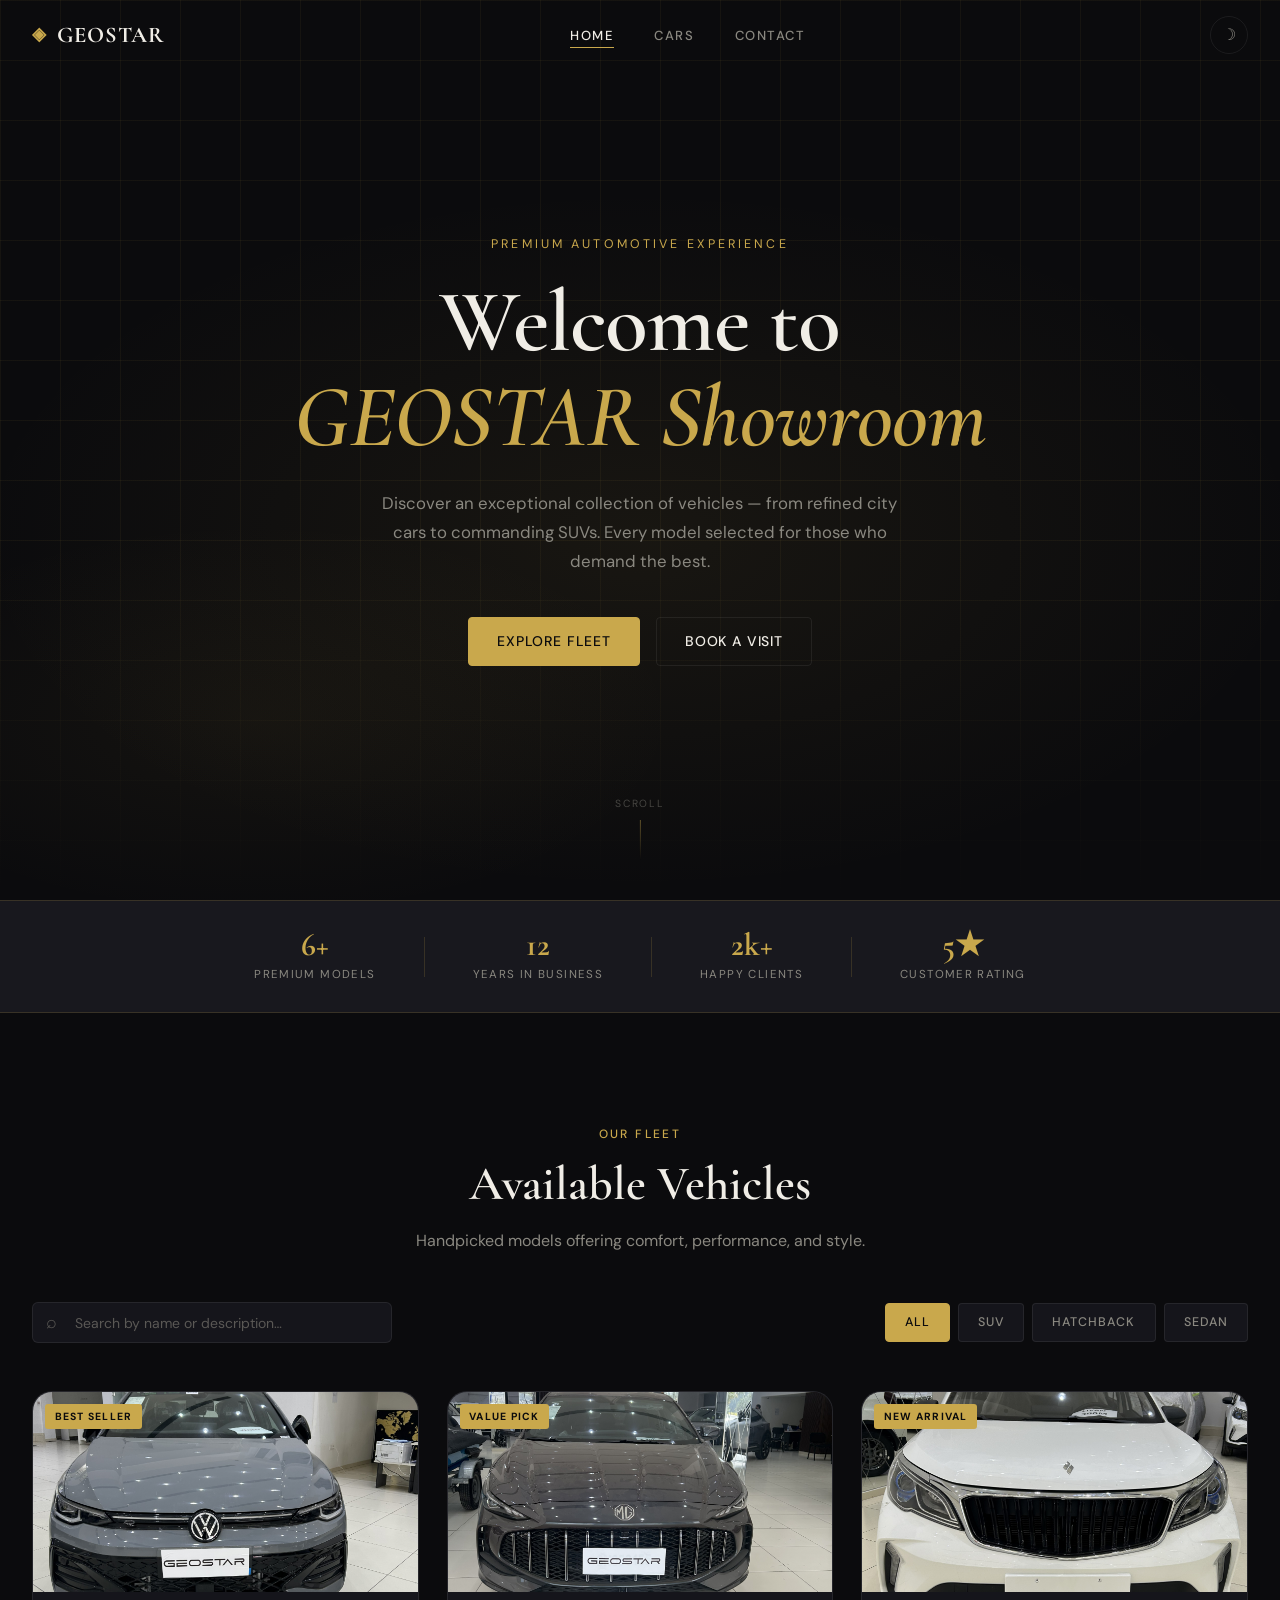
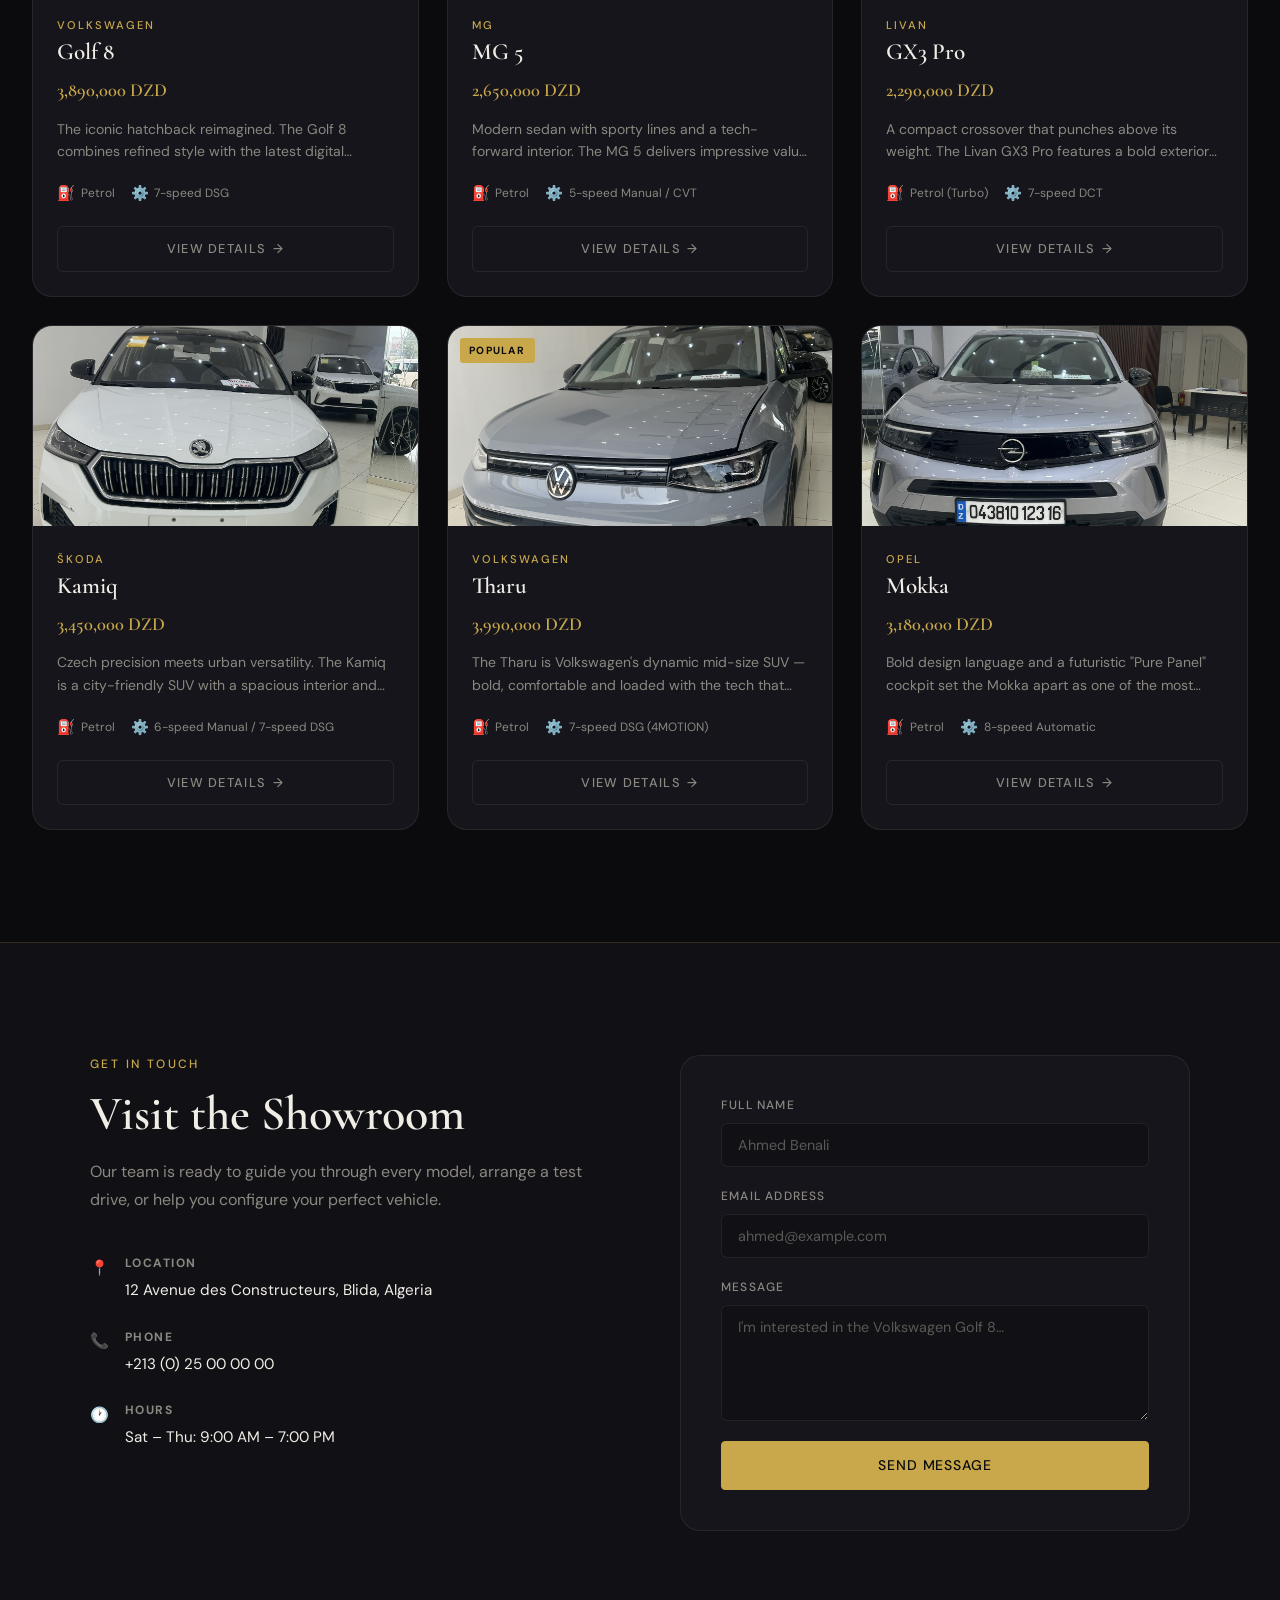
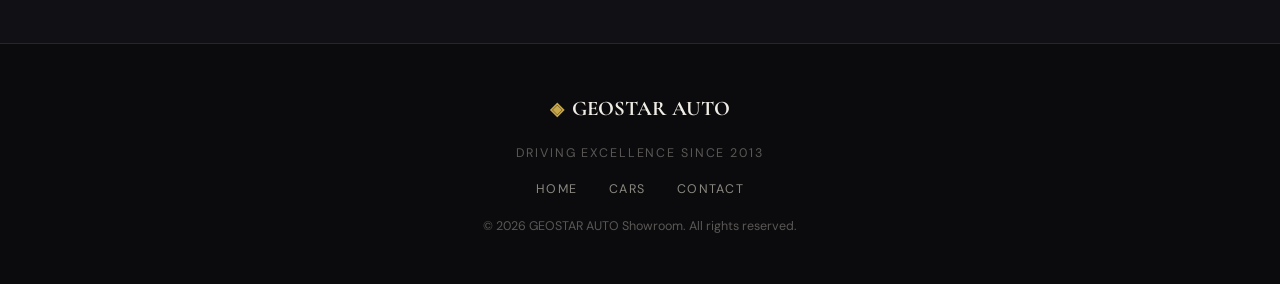
<file: showroom/index.html>
<!DOCTYPE html>
<html lang="en" data-theme="dark">
<head>
  <meta charset="UTF-8" />
  <meta name="viewport" content="width=device-width, initial-scale=1.0" />
  <title>AutoElite — Premium Car Showroom</title>
  <link rel="stylesheet" href="style.css" />
  <link rel="preconnect" href="https://fonts.googleapis.com" />
  <link href="https://fonts.googleapis.com/css2?family=Cormorant+Garamond:wght@300;400;600;700&family=DM+Sans:wght@300;400;500&display=swap" rel="stylesheet" />
</head>
<body>

  <!-- ===== NAVBAR ===== -->
  <nav class="navbar" id="navbar">
    <div class="nav-inner">
      <a href="#home" class="nav-logo">
        <span class="logo-icon">◈</span>
        <span>GEOSTAR </span>
      </a>
      <ul class="nav-links" id="navLinks">
        <li><a href="#home" class="nav-link active">Home</a></li>
        <li><a href="#cars" class="nav-link">Cars</a></li>
        <li><a href="#contact" class="nav-link">Contact</a></li>
      </ul>
      <div class="nav-actions">
        <button class="theme-toggle" id="themeToggle" aria-label="Toggle theme">
          <span class="theme-icon">☽</span>
        </button>
        <button class="nav-hamburger" id="hamburger" aria-label="Menu">
          <span></span><span></span><span></span>
        </button>
      </div>
    </div>
  </nav>

  <!-- ===== HERO ===== -->
  <section class="hero" id="home">
    <div class="hero-bg">
      <div class="hero-grid-overlay"></div>
      <div class="hero-gradient"></div>
    </div>
    <div class="hero-content">
      <p class="hero-eyebrow fade-up">Premium Automotive Experience</p>
      <h1 class="hero-title fade-up delay-1">
        Welcome to <br /><em> GEOSTAR Showroom</em>
      </h1>
      <p class="hero-sub fade-up delay-2">
        Discover an exceptional collection of vehicles — from refined city cars
        to commanding SUVs. Every model selected for those who demand the best.
      </p>
      <div class="hero-cta fade-up delay-3">
        <a href="#cars" class="btn btn-primary">Explore Fleet</a>
        <a href="#contact" class="btn btn-ghost">Book a Visit</a>
      </div>
    </div>
    <div class="hero-scroll-hint">
      <span>Scroll</span>
      <div class="scroll-line"></div>
    </div>
  </section>

  <!-- ===== STATS BAR ===== -->
  <div class="stats-bar">
    <div class="stat-item">
      <span class="stat-num">6+</span>
      <span class="stat-label">Premium Models</span>
    </div>
    <div class="stat-divider"></div>
    <div class="stat-item">
      <span class="stat-num">12</span>
      <span class="stat-label">Years in Business</span>
    </div>
    <div class="stat-divider"></div>
    <div class="stat-item">
      <span class="stat-num">2k+</span>
      <span class="stat-label">Happy Clients</span>
    </div>
    <div class="stat-divider"></div>
    <div class="stat-item">
      <span class="stat-num">5★</span>
      <span class="stat-label">Customer Rating</span>
    </div>
  </div>

  <!-- ===== CARS SECTION ===== -->
  <section class="cars-section" id="cars">
    <div class="section-header">
      <p class="section-eyebrow">Our Fleet</p>
      <h2 class="section-title">Available Vehicles</h2>
      <p class="section-desc">Handpicked models offering comfort, performance, and style.</p>
    </div>

    <!-- Filter / Search Bar -->
    <div class="filter-bar">
      <div class="search-wrap">
        <span class="search-icon">⌕</span>
        <input type="text" id="searchInput" placeholder="Search by name or description…" />
      </div>
      <div class="filter-buttons">
        <button class="filter-btn active" data-filter="all">All</button>
        <button class="filter-btn" data-filter="suv">SUV</button>
        <button class="filter-btn" data-filter="hatchback">Hatchback</button>
        <button class="filter-btn" data-filter="sedan">Sedan</button>
      </div>
    </div>

    <!-- Car Grid -->
    <div class="cars-grid" id="carsGrid">
      <!-- Cards injected by JS -->
    </div>
    <p class="no-results" id="noResults" hidden>No cars match your search.</p>
  </section>

  <!-- ===== CONTACT SECTION ===== -->
  <section class="contact-section" id="contact">
    <div class="contact-inner">
      <div class="contact-info">
        <p class="section-eyebrow">Get in Touch</p>
        <h2 class="section-title">Visit the Showroom</h2>
        <p class="contact-desc">
          Our team is ready to guide you through every model, arrange a test drive,
          or help you configure your perfect vehicle.
        </p>
        <ul class="contact-details">
          <li>
            <span class="detail-icon">📍</span>
            <div>
              <strong>Location</strong>
              <span>12 Avenue des Constructeurs, Blida, Algeria</span>
            </div>
          </li>
          <li>
            <span class="detail-icon">📞</span>
            <div>
              <strong>Phone</strong>
              <span>+213 (0) 25 00 00 00</span>
            </div>
          </li>
          <li>
            <span class="detail-icon">🕐</span>
            <div>
              <strong>Hours</strong>
              <span>Sat – Thu: 9:00 AM – 7:00 PM</span>
            </div>
          </li>
        </ul>
      </div>

      <form class="contact-form" id="contactForm" novalidate>
        <div class="form-group">
          <label for="fname">Full Name</label>
          <input type="text" id="fname" placeholder="Ahmed Benali" required />
        </div>
        <div class="form-group">
          <label for="femail">Email Address</label>
          <input type="email" id="femail" placeholder="ahmed@example.com" required />
        </div>
        <div class="form-group">
          <label for="fmessage">Message</label>
          <textarea id="fmessage" rows="5" placeholder="I'm interested in the Volkswagen Golf 8…" required></textarea>
        </div>
        <button type="submit" class="btn btn-primary full-width">Send Message</button>
        <p class="form-success" id="formSuccess" hidden>✓ Message sent! We'll be in touch shortly.</p>
      </form>
    </div>
  </section>

  <!-- ===== FOOTER ===== -->
  <footer class="site-footer">
    <div class="footer-inner">
      <div class="footer-brand">
        <span class="logo-icon">◈</span>
        <span class="footer-name">GEOSTAR AUTO</span>
      </div>
      <p class="footer-tagline">Driving Excellence Since 2013</p>
      <div class="footer-links">
        <a href="#home">Home</a>
        <a href="#cars">Cars</a>
        <a href="#contact">Contact</a>
      </div>
      <p class="footer-copy">© 2026 GEOSTAR AUTO Showroom. All rights reserved.</p>
    </div>
  </footer>

  <!-- ===== CAR DETAILS MODAL ===== -->
  <div class="modal-overlay" id="modalOverlay" role="dialog" aria-modal="true" aria-hidden="true">
    <div class="modal-box">
      <button class="modal-close" id="modalClose" aria-label="Close">✕</button>
      <div class="modal-content" id="modalContent">
        <!-- Injected by JS -->
      </div>
    </div>
  </div>

  <script src="script.js"></script>
</body>
</html>
</file>
<file: showroom/style.css>
/* ============================================================
   AutoElite Car Showroom — style.css
   Theme: Luxury Dark Automotive
   Fonts: Cormorant Garamond (display) + DM Sans (body)
   ============================================================ */

/* ── CSS Variables ───────────────────────────────────────── */
:root {
  --gold:       #c9a84c;
  --gold-light: #e8c97a;
  --gold-dim:   #8a6f2e;
  --bg:         #0b0b0d;
  --bg-2:       #111115;
  --bg-3:       #18181e;
  --bg-card:    #15151b;
  --border:     rgba(201,168,76,.18);
  --border-2:   rgba(255,255,255,.07);
  --text:       #f0ede6;
  --text-muted: #8a8880;
  --text-dim:   #5a5855;
  --radius:     12px;
  --radius-lg:  20px;
  --shadow:     0 4px 32px rgba(0,0,0,.55);
  --shadow-gold:0 0 32px rgba(201,168,76,.12);
  --trans:      .3s cubic-bezier(.4,0,.2,1);
}

[data-theme="light"] {
  --bg:         #f5f3ef;
  --bg-2:       #ece9e2;
  --bg-3:       #e0ddd5;
  --bg-card:    #ffffff;
  --border:     rgba(100,80,30,.18);
  --border-2:   rgba(0,0,0,.07);
  --text:       #1a1814;
  --text-muted: #6b6760;
  --text-dim:   #9a9790;
  --shadow:     0 4px 32px rgba(0,0,0,.12);
}

/* ── Reset & Base ────────────────────────────────────────── */
*, *::before, *::after { box-sizing: border-box; margin: 0; padding: 0; }

html { scroll-behavior: smooth; font-size: 16px; }

body {
  font-family: 'DM Sans', sans-serif;
  background: var(--bg);
  color: var(--text);
  line-height: 1.65;
  overflow-x: hidden;
  transition: background var(--trans), color var(--trans);
}

a { color: inherit; text-decoration: none; }
img { display: block; max-width: 100%; }
button { cursor: pointer; border: none; background: none; font: inherit; }

/* ── Typography ──────────────────────────────────────────── */
.section-eyebrow {
  font-family: 'DM Sans', sans-serif;
  font-size: .75rem;
  font-weight: 500;
  letter-spacing: .2em;
  text-transform: uppercase;
  color: var(--gold);
  margin-bottom: .75rem;
}

.section-title {
  font-family: 'Cormorant Garamond', serif;
  font-size: clamp(2rem, 4vw, 3rem);
  font-weight: 600;
  line-height: 1.15;
  color: var(--text);
  margin-bottom: 1rem;
}

.section-desc {
  color: var(--text-muted);
  font-size: 1rem;
  max-width: 520px;
}

/* ── Buttons ─────────────────────────────────────────────── */
.btn {
  display: inline-flex;
  align-items: center;
  gap: .5rem;
  padding: .75rem 1.75rem;
  border-radius: 4px;
  font-family: 'DM Sans', sans-serif;
  font-size: .875rem;
  font-weight: 500;
  letter-spacing: .06em;
  text-transform: uppercase;
  transition: all var(--trans);
}

.btn-primary {
  background: var(--gold);
  color: #0b0b0d;
  border: 1px solid var(--gold);
}
.btn-primary:hover {
  background: var(--gold-light);
  border-color: var(--gold-light);
  transform: translateY(-2px);
  box-shadow: 0 8px 24px rgba(201,168,76,.35);
}

.btn-ghost {
  background: transparent;
  color: var(--text);
  border: 1px solid var(--border-2);
}
.btn-ghost:hover {
  border-color: var(--gold);
  color: var(--gold);
  transform: translateY(-2px);
}

.full-width { width: 100%; justify-content: center; }

/* ── Scroll Animations ───────────────────────────────────── */
.fade-up {
  opacity: 0;
  transform: translateY(28px);
  animation: fadeUp .8s forwards;
}
.delay-1 { animation-delay: .15s; }
.delay-2 { animation-delay: .3s; }
.delay-3 { animation-delay: .45s; }

@keyframes fadeUp {
  to { opacity: 1; transform: translateY(0); }
}

.reveal {
  opacity: 0;
  transform: translateY(36px);
  transition: opacity .7s var(--trans), transform .7s var(--trans);
}
.reveal.visible {
  opacity: 1;
  transform: translateY(0);
}

/* ── Navbar ──────────────────────────────────────────────── */
.navbar {
  position: fixed;
  top: 0; left: 0; right: 0;
  z-index: 100;
  padding: 0 2rem;
  transition: background var(--trans), box-shadow var(--trans), padding var(--trans);
}

.navbar.scrolled {
  background: rgba(11,11,13,.88);
  backdrop-filter: blur(18px);
  -webkit-backdrop-filter: blur(18px);
  box-shadow: 0 1px 0 var(--border);
  padding: 0 2rem;
}

[data-theme="light"] .navbar.scrolled {
  background: rgba(245,243,239,.88);
}

.nav-inner {
  display: flex;
  align-items: center;
  justify-content: space-between;
  max-width: 1260px;
  margin: 0 auto;
  height: 70px;
}

.nav-logo {
  display: flex;
  align-items: center;
  gap: .6rem;
  font-family: 'Cormorant Garamond', serif;
  font-size: 1.4rem;
  font-weight: 700;
  color: var(--text);
  letter-spacing: .05em;
}

.logo-icon {
  color: var(--gold);
  font-size: 1.1rem;
}

.nav-links {
  display: flex;
  gap: 2.5rem;
  list-style: none;
}

.nav-link {
  font-size: .82rem;
  font-weight: 500;
  letter-spacing: .12em;
  text-transform: uppercase;
  color: var(--text-muted);
  position: relative;
  padding-bottom: 2px;
  transition: color var(--trans);
}
.nav-link::after {
  content: '';
  position: absolute;
  bottom: -2px; left: 0;
  width: 0; height: 1px;
  background: var(--gold);
  transition: width var(--trans);
}
.nav-link:hover, .nav-link.active { color: var(--text); }
.nav-link:hover::after, .nav-link.active::after { width: 100%; }

.nav-actions {
  display: flex;
  align-items: center;
  gap: .75rem;
}

.theme-toggle {
  width: 38px; height: 38px;
  border-radius: 50%;
  border: 1px solid var(--border-2);
  display: flex; align-items: center; justify-content: center;
  font-size: 1rem;
  color: var(--text-muted);
  transition: all var(--trans);
}
.theme-toggle:hover {
  border-color: var(--gold);
  color: var(--gold);
}

.nav-hamburger {
  display: none;
  flex-direction: column;
  gap: 5px;
  padding: 4px;
}
.nav-hamburger span {
  display: block;
  width: 22px; height: 2px;
  background: var(--text);
  border-radius: 2px;
  transition: all var(--trans);
}
.nav-hamburger.open span:nth-child(1) { transform: translateY(7px) rotate(45deg); }
.nav-hamburger.open span:nth-child(2) { opacity: 0; }
.nav-hamburger.open span:nth-child(3) { transform: translateY(-7px) rotate(-45deg); }

/* ── Hero ────────────────────────────────────────────────── */
.hero {
  position: relative;
  min-height: 100vh;
  display: flex;
  align-items: center;
  justify-content: center;
  overflow: hidden;
  padding: 0 2rem;
}

.hero-bg {
  position: absolute;
  inset: 0;
  z-index: 0;
}

/* Animated grid */
.hero-grid-overlay {
  position: absolute;
  inset: 0;
  background-image:
    linear-gradient(var(--border) 1px, transparent 1px),
    linear-gradient(90deg, var(--border) 1px, transparent 1px);
  background-size: 60px 60px;
  opacity: .35;
  animation: gridShift 20s linear infinite;
}
@keyframes gridShift {
  0%   { background-position: 0 0; }
  100% { background-position: 60px 60px; }
}

.hero-gradient {
  position: absolute;
  inset: 0;
  background:
    radial-gradient(ellipse 80% 60% at 50% 60%, rgba(201,168,76,.07) 0%, transparent 65%),
    radial-gradient(ellipse 60% 40% at 20% 80%, rgba(201,168,76,.05) 0%, transparent 55%),
    linear-gradient(180deg, transparent 60%, var(--bg) 100%);
}

[data-theme="light"] .hero-gradient {
  background:
    radial-gradient(ellipse 80% 60% at 50% 60%, rgba(201,168,76,.1) 0%, transparent 65%),
    linear-gradient(180deg, transparent 60%, var(--bg) 100%);
}

.hero-content {
  position: relative;
  z-index: 1;
  text-align: center;
  max-width: 760px;
}

.hero-eyebrow {
  font-family: 'DM Sans', sans-serif;
  font-size: .78rem;
  letter-spacing: .25em;
  text-transform: uppercase;
  color: var(--gold);
  margin-bottom: 1.25rem;
}

.hero-title {
  font-family: 'Cormorant Garamond', serif;
  font-size: clamp(3rem, 7.5vw, 5.5rem);
  font-weight: 600;
  line-height: 1.08;
  margin-bottom: 1.5rem;
  letter-spacing: -.01em;
}
.hero-title em {
  font-style: italic;
  color: var(--gold);
}

.hero-sub {
  color: var(--text-muted);
  font-size: 1.05rem;
  line-height: 1.75;
  max-width: 540px;
  margin: 0 auto 2.5rem;
}

.hero-cta {
  display: flex;
  gap: 1rem;
  justify-content: center;
  flex-wrap: wrap;
}

.hero-scroll-hint {
  position: absolute;
  bottom: 2.5rem;
  left: 50%;
  transform: translateX(-50%);
  display: flex;
  flex-direction: column;
  align-items: center;
  gap: .5rem;
  z-index: 1;
  opacity: .45;
}
.hero-scroll-hint span {
  font-size: .65rem;
  letter-spacing: .18em;
  text-transform: uppercase;
  color: var(--text-muted);
}
.scroll-line {
  width: 1px;
  height: 40px;
  background: linear-gradient(to bottom, var(--gold), transparent);
  animation: scrollPulse 2s ease-in-out infinite;
}
@keyframes scrollPulse {
  0%, 100% { opacity: .4; transform: scaleY(1); }
  50%       { opacity: 1;  transform: scaleY(1.2); }
}

/* ── Stats Bar ───────────────────────────────────────────── */
.stats-bar {
  background: var(--bg-3);
  border-top: 1px solid var(--border);
  border-bottom: 1px solid var(--border);
  display: flex;
  justify-content: center;
  align-items: center;
  gap: 0;
  padding: 1.75rem 2rem;
  flex-wrap: wrap;
}

.stat-item {
  display: flex;
  flex-direction: column;
  align-items: center;
  gap: .25rem;
  padding: 0 3rem;
}

.stat-num {
  font-family: 'Cormorant Garamond', serif;
  font-size: 2rem;
  font-weight: 700;
  color: var(--gold);
  line-height: 1;
}

.stat-label {
  font-size: .72rem;
  letter-spacing: .12em;
  text-transform: uppercase;
  color: var(--text-muted);
}

.stat-divider {
  width: 1px;
  height: 40px;
  background: var(--border);
}

/* ── Cars Section ────────────────────────────────────────── */
.cars-section {
  padding: 7rem 2rem;
  max-width: 1300px;
  margin: 0 auto;
}

.section-header {
  text-align: center;
  margin-bottom: 3rem;
}
.section-header .section-desc { margin: 0 auto; }

/* Filter Bar */
.filter-bar {
  display: flex;
  align-items: center;
  justify-content: space-between;
  gap: 1.25rem;
  margin-bottom: 3rem;
  flex-wrap: wrap;
}

.search-wrap {
  position: relative;
  flex: 1;
  min-width: 200px;
  max-width: 360px;
}

.search-icon {
  position: absolute;
  left: 14px;
  top: 50%;
  transform: translateY(-50%);
  font-size: 1.1rem;
  color: var(--text-dim);
  pointer-events: none;
}

.search-wrap input {
  width: 100%;
  background: var(--bg-card);
  border: 1px solid var(--border-2);
  border-radius: 6px;
  padding: .65rem 1rem .65rem 2.6rem;
  color: var(--text);
  font-family: 'DM Sans', sans-serif;
  font-size: .875rem;
  outline: none;
  transition: border-color var(--trans);
}
.search-wrap input::placeholder { color: var(--text-dim); }
.search-wrap input:focus { border-color: var(--gold-dim); }

.filter-buttons {
  display: flex;
  gap: .5rem;
  flex-wrap: wrap;
}

.filter-btn {
  padding: .5rem 1.2rem;
  border-radius: 4px;
  border: 1px solid var(--border-2);
  font-family: 'DM Sans', sans-serif;
  font-size: .78rem;
  font-weight: 500;
  letter-spacing: .08em;
  text-transform: uppercase;
  color: var(--text-muted);
  background: var(--bg-card);
  transition: all var(--trans);
}
.filter-btn:hover, .filter-btn.active {
  background: var(--gold);
  border-color: var(--gold);
  color: #0b0b0d;
}

/* Cars Grid */
.cars-grid {
  display: grid;
  grid-template-columns: repeat(auto-fill, minmax(300px, 1fr));
  gap: 1.75rem;
}

/* Car Card */
.car-card {
  background: var(--bg-card);
  border: 1px solid var(--border-2);
  border-radius: var(--radius-lg);
  overflow: hidden;
  transition: transform var(--trans), box-shadow var(--trans), border-color var(--trans);
  cursor: pointer;
}

.car-card:hover {
  transform: translateY(-6px);
  box-shadow: var(--shadow), var(--shadow-gold);
  border-color: var(--border);
}

.car-image-wrap {
  position: relative;
  height: 200px;
  overflow: hidden;
  background: var(--bg-3);
}

.car-image-wrap img {
  width: 100%; height: 100%;
  object-fit: cover;
  transition: transform .6s cubic-bezier(.4,0,.2,1);
}

.car-card:hover .car-image-wrap img {
  transform: scale(1.06);
}

.car-badge {
  position: absolute;
  top: 12px; left: 12px;
  background: var(--gold);
  color: #0b0b0d;
  font-size: .65rem;
  font-weight: 700;
  letter-spacing: .12em;
  text-transform: uppercase;
  padding: .25rem .6rem;
  border-radius: 3px;
}

.car-body {
  padding: 1.5rem;
}

.car-brand {
  font-size: .7rem;
  font-weight: 500;
  letter-spacing: .18em;
  text-transform: uppercase;
  color: var(--gold);
  margin-bottom: .3rem;
}

.car-name {
  font-family: 'Cormorant Garamond', serif;
  font-size: 1.45rem;
  font-weight: 600;
  color: var(--text);
  margin-bottom: .5rem;
  line-height: 1.2;
}

.car-price {
  font-family: 'Cormorant Garamond', serif;
  font-size: 1.15rem;
  color: var(--gold);
  font-weight: 600;
  margin-bottom: .75rem;
}

.car-desc {
  font-size: .875rem;
  color: var(--text-muted);
  line-height: 1.6;
  margin-bottom: 1.25rem;
  display: -webkit-box;
  -webkit-line-clamp: 2;
  -webkit-box-orient: vertical;
  overflow: hidden;
}

.car-meta {
  display: flex;
  gap: 1rem;
  margin-bottom: 1.25rem;
  flex-wrap: wrap;
}

.car-meta-item {
  display: flex;
  align-items: center;
  gap: .35rem;
  font-size: .75rem;
  color: var(--text-muted);
}
.car-meta-item span:first-child { font-size: .9rem; }

.btn-view {
  width: 100%;
  padding: .7rem;
  background: transparent;
  border: 1px solid var(--border-2);
  border-radius: 6px;
  font-family: 'DM Sans', sans-serif;
  font-size: .8rem;
  font-weight: 500;
  letter-spacing: .1em;
  text-transform: uppercase;
  color: var(--text-muted);
  transition: all var(--trans);
  display: flex;
  align-items: center;
  justify-content: center;
  gap: .4rem;
}
.btn-view:hover {
  background: var(--gold);
  border-color: var(--gold);
  color: #0b0b0d;
}
.btn-view .arrow { transition: transform var(--trans); }
.btn-view:hover .arrow { transform: translateX(4px); }

.no-results {
  text-align: center;
  padding: 3rem;
  color: var(--text-muted);
  font-size: 1rem;
  grid-column: 1/-1;
}

/* ── Contact Section ─────────────────────────────────────── */
.contact-section {
  background: var(--bg-2);
  border-top: 1px solid var(--border);
  padding: 7rem 2rem;
}

.contact-inner {
  max-width: 1100px;
  margin: 0 auto;
  display: grid;
  grid-template-columns: 1fr 1fr;
  gap: 5rem;
  align-items: start;
}

.contact-desc {
  color: var(--text-muted);
  line-height: 1.75;
  margin: 1rem 0 2.5rem;
}

.contact-details {
  list-style: none;
  display: flex;
  flex-direction: column;
  gap: 1.5rem;
}

.contact-details li {
  display: flex;
  align-items: flex-start;
  gap: 1rem;
}

.detail-icon {
  font-size: 1.2rem;
  margin-top: .1rem;
  flex-shrink: 0;
}

.contact-details strong {
  display: block;
  font-size: .75rem;
  letter-spacing: .12em;
  text-transform: uppercase;
  color: var(--text-muted);
  margin-bottom: .2rem;
}
.contact-details span {
  font-size: .95rem;
  color: var(--text);
}

/* Form */
.contact-form {
  background: var(--bg-card);
  border: 1px solid var(--border-2);
  border-radius: var(--radius-lg);
  padding: 2.5rem;
  display: flex;
  flex-direction: column;
  gap: 1.25rem;
}

.form-group {
  display: flex;
  flex-direction: column;
  gap: .45rem;
}

.form-group label {
  font-size: .75rem;
  font-weight: 500;
  letter-spacing: .1em;
  text-transform: uppercase;
  color: var(--text-muted);
}

.form-group input,
.form-group textarea {
  background: var(--bg-2);
  border: 1px solid var(--border-2);
  border-radius: 6px;
  padding: .75rem 1rem;
  color: var(--text);
  font-family: 'DM Sans', sans-serif;
  font-size: .9rem;
  outline: none;
  resize: vertical;
  transition: border-color var(--trans);
}
.form-group input::placeholder,
.form-group textarea::placeholder { color: var(--text-dim); }
.form-group input:focus,
.form-group textarea:focus { border-color: var(--gold-dim); }

.form-success {
  text-align: center;
  color: #6fcf97;
  font-size: .875rem;
  padding: .5rem;
  background: rgba(111,207,151,.08);
  border-radius: 6px;
  border: 1px solid rgba(111,207,151,.2);
}

/* ── Footer ──────────────────────────────────────────────── */
.site-footer {
  background: var(--bg);
  border-top: 1px solid var(--border);
  padding: 3rem 2rem;
}

.footer-inner {
  max-width: 900px;
  margin: 0 auto;
  text-align: center;
  display: flex;
  flex-direction: column;
  align-items: center;
  gap: 1rem;
}

.footer-brand {
  display: flex;
  align-items: center;
  gap: .5rem;
  font-family: 'Cormorant Garamond', serif;
  font-size: 1.3rem;
  font-weight: 700;
}

.footer-name { color: var(--text); }

.footer-tagline {
  font-size: .78rem;
  letter-spacing: .15em;
  text-transform: uppercase;
  color: var(--text-dim);
}

.footer-links {
  display: flex;
  gap: 2rem;
}
.footer-links a {
  font-size: .78rem;
  letter-spacing: .1em;
  text-transform: uppercase;
  color: var(--text-muted);
  transition: color var(--trans);
}
.footer-links a:hover { color: var(--gold); }

.footer-copy {
  font-size: .78rem;
  color: var(--text-dim);
}

/* ── Modal ───────────────────────────────────────────────── */
.modal-overlay {
  position: fixed;
  inset: 0;
  z-index: 200;
  background: rgba(0,0,0,.75);
  backdrop-filter: blur(8px);
  -webkit-backdrop-filter: blur(8px);
  display: flex;
  align-items: center;
  justify-content: center;
  padding: 2rem;
  opacity: 0;
  pointer-events: none;
  transition: opacity var(--trans);
}
.modal-overlay.open {
  opacity: 1;
  pointer-events: all;
}

.modal-box {
  background: var(--bg-card);
  border: 1px solid var(--border);
  border-radius: var(--radius-lg);
  max-width: 820px;
  width: 100%;
  max-height: 90vh;
  overflow-y: auto;
  position: relative;
  transform: scale(.95) translateY(20px);
  transition: transform var(--trans);
  scrollbar-width: thin;
  scrollbar-color: var(--border) transparent;
}
.modal-overlay.open .modal-box {
  transform: scale(1) translateY(0);
}

.modal-close {
  position: absolute;
  top: 1.25rem; right: 1.25rem;
  z-index: 2;
  width: 36px; height: 36px;
  border-radius: 50%;
  border: 1px solid var(--border-2);
  background: var(--bg-2);
  color: var(--text-muted);
  font-size: .85rem;
  display: flex; align-items: center; justify-content: center;
  transition: all var(--trans);
}
.modal-close:hover {
  border-color: var(--gold);
  color: var(--gold);
}

/* Modal content layout (injected by JS) */
.modal-image-wrap {
  width: 100%;
  height: 300px;
  overflow: hidden;
  border-radius: var(--radius-lg) var(--radius-lg) 0 0;
}
.modal-image-wrap img {
  width: 100%; height: 100%;
  object-fit: cover;
}

.modal-body {
  padding: 2rem 2.25rem 2.25rem;
}

.modal-header {
  display: flex;
  justify-content: space-between;
  align-items: flex-start;
  margin-bottom: 1.75rem;
  flex-wrap: wrap;
  gap: 1rem;
}

.modal-title {
  font-family: 'Cormorant Garamond', serif;
  font-size: 2rem;
  font-weight: 600;
  color: var(--text);
}

.modal-brand {
  font-size: .7rem;
  letter-spacing: .18em;
  text-transform: uppercase;
  color: var(--gold);
  margin-bottom: .3rem;
}

.modal-price {
  font-family: 'Cormorant Garamond', serif;
  font-size: 1.4rem;
  color: var(--gold);
  font-weight: 600;
}

.modal-section-label {
  font-size: .72rem;
  letter-spacing: .18em;
  text-transform: uppercase;
  color: var(--gold);
  font-weight: 600;
  margin-bottom: 1rem;
  padding-bottom: .5rem;
  border-bottom: 1px solid var(--border);
}

.specs-grid {
  display: grid;
  grid-template-columns: repeat(2, 1fr);
  gap: .75rem 1.5rem;
  margin-bottom: 2rem;
}

.spec-item {
  display: flex;
  flex-direction: column;
  gap: .2rem;
  padding: .75rem 1rem;
  background: var(--bg-2);
  border-radius: 8px;
  border: 1px solid var(--border-2);
}

.spec-label {
  font-size: .68rem;
  letter-spacing: .12em;
  text-transform: uppercase;
  color: var(--text-dim);
}

.spec-value {
  font-size: .95rem;
  font-weight: 500;
  color: var(--text);
}

.features-list {
  display: flex;
  flex-wrap: wrap;
  gap: .6rem;
  margin-top: .75rem;
}

.feature-tag {
  background: var(--bg-2);
  border: 1px solid var(--border-2);
  border-radius: 20px;
  padding: .3rem .85rem;
  font-size: .78rem;
  color: var(--text-muted);
  transition: all var(--trans);
}
.feature-tag:hover {
  border-color: var(--gold-dim);
  color: var(--gold);
}

/* ── Responsive ──────────────────────────────────────────── */
@media (max-width: 900px) {
  .contact-inner {
    grid-template-columns: 1fr;
    gap: 3rem;
  }
  .stat-item { padding: 0 1.5rem; }
}

@media (max-width: 700px) {
  .nav-links {
    position: fixed;
    top: 70px; left: 0; right: 0;
    background: var(--bg-2);
    border-bottom: 1px solid var(--border);
    flex-direction: column;
    align-items: center;
    gap: 0;
    padding: 1rem 0;
    transform: translateY(-100%);
    opacity: 0;
    pointer-events: none;
    transition: transform var(--trans), opacity var(--trans);
  }
  .nav-links.open {
    transform: translateY(0);
    opacity: 1;
    pointer-events: all;
  }
  .nav-links li { width: 100%; text-align: center; }
  .nav-link { display: block; padding: .9rem 0; }
  .nav-hamburger { display: flex; }

  .stats-bar { gap: 1rem; }
  .stat-divider { display: none; }
  .stat-item { padding: .5rem 1rem; }

  .filter-bar { flex-direction: column; align-items: stretch; }
  .search-wrap { max-width: 100%; }

  .cars-grid { grid-template-columns: 1fr; }

  .specs-grid { grid-template-columns: 1fr; }

  .modal-body { padding: 1.5rem; }
  .modal-title { font-size: 1.5rem; }
  .modal-image-wrap { height: 220px; }
}

@media (max-width: 480px) {
  .hero-title { font-size: 2.6rem; }
  .hero-cta { flex-direction: column; align-items: center; }
  .section-title { font-size: 1.75rem; }
  .contact-form { padding: 1.5rem; }
}
</file>
